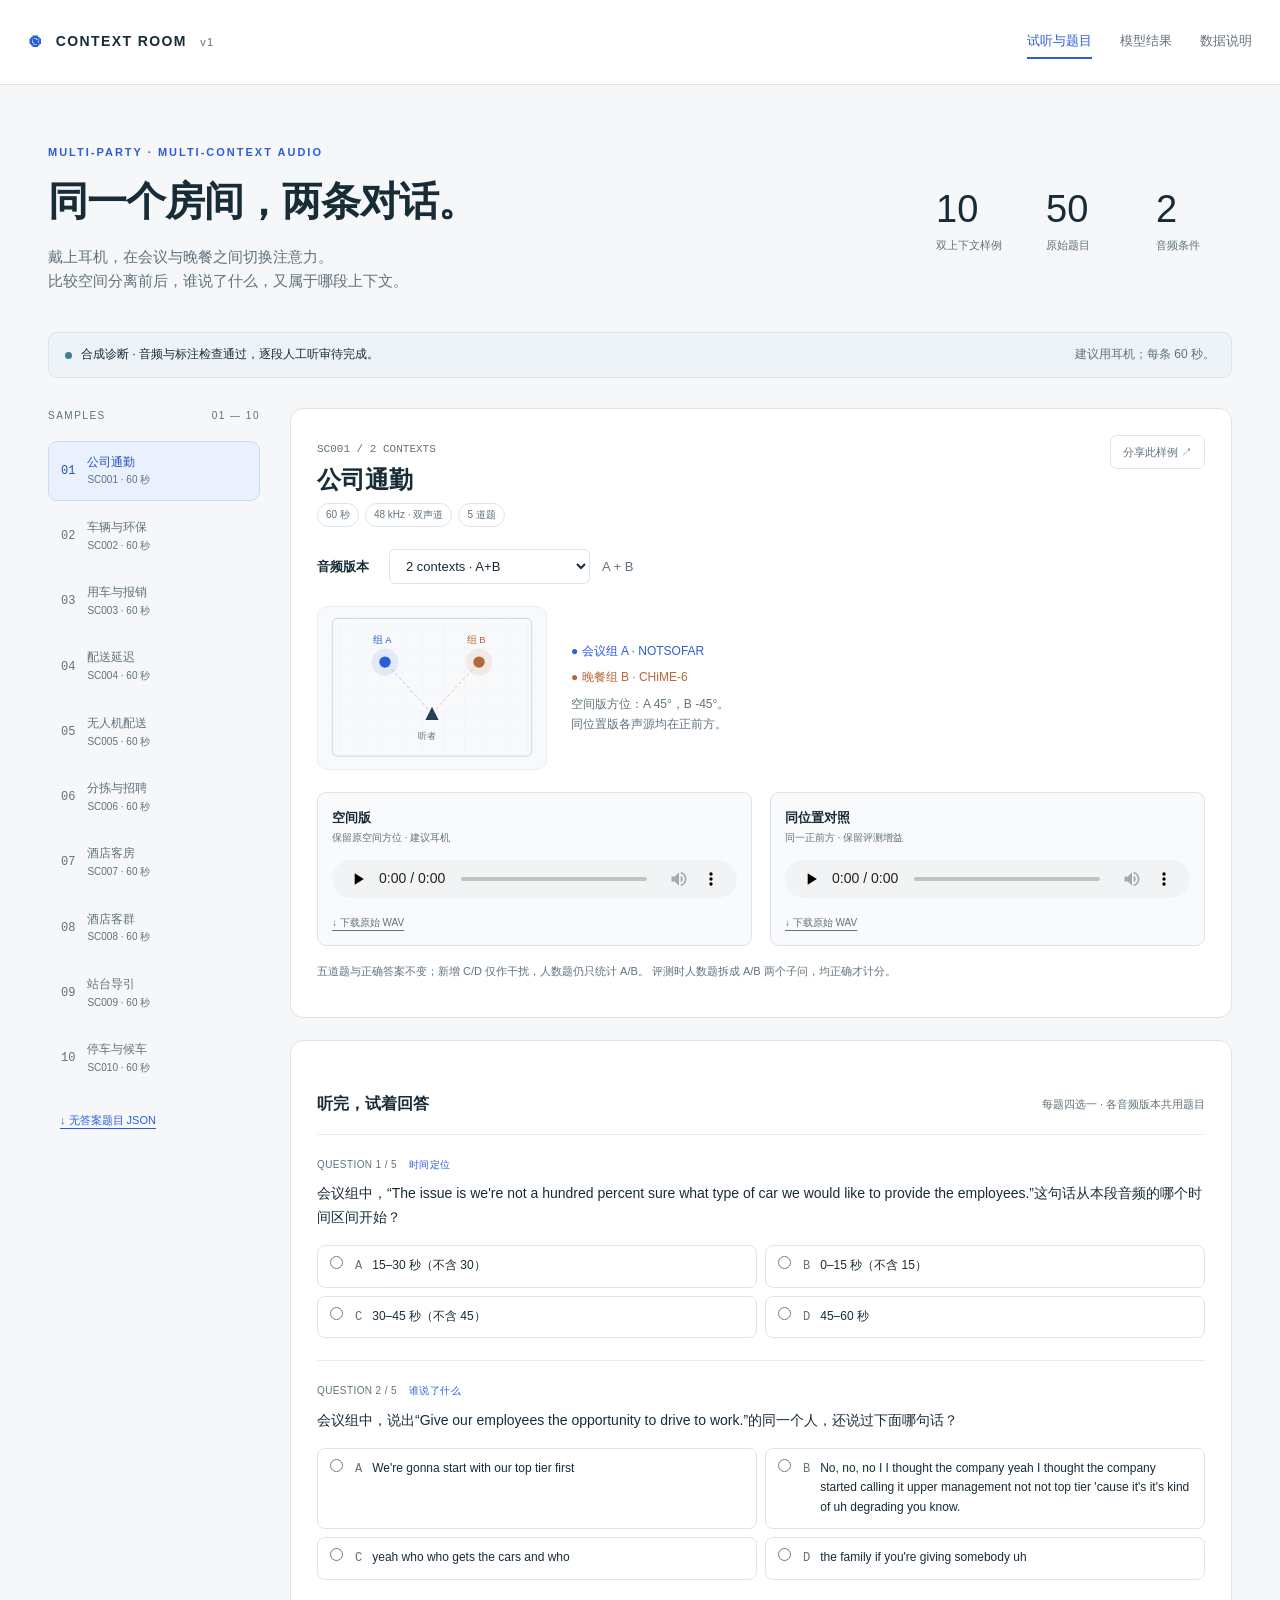
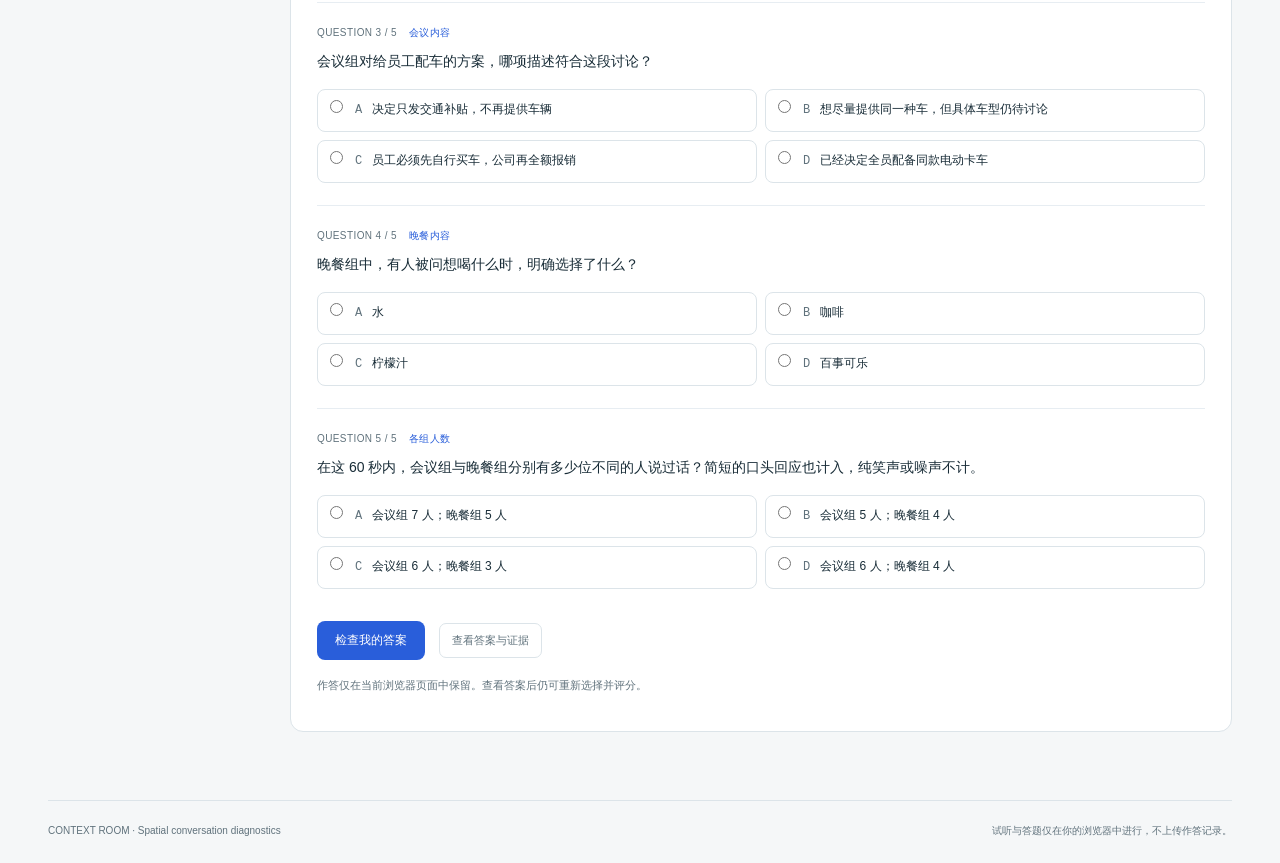
<file: index.html>
<!doctype html>
<html lang="zh-CN">
<head><meta charset="utf-8"><meta name="viewport" content="width=device-width,initial-scale=1"><meta name="description" content="固定 50 道原题，比较 1–4 context 的模型表现，提供空间版、同位置对照及逐题答案。"><title>Context Room · 双上下文音频实验</title><link rel="stylesheet" href="style.css?v=20260928-listening-v1"></head>
<body>
<header class="topbar"><a class="brand" href="#"><span class="brand-icon">◉</span> CONTEXT ROOM <span class="version">v1</span></a><nav><a href="#listen" id="nav-listen" class="active">试听与题目</a><a href="#results" id="nav-results">模型结果</a><a href="#about" id="nav-about">数据说明</a></nav></header>
<main><section class="hero"><div><p class="eyebrow">MULTI-PARTY · MULTI-CONTEXT AUDIO</p><h1>同一个房间，两条对话。</h1><p class="subtitle">戴上耳机，在会议与晚餐之间切换注意力。<br>比较空间分离前后，谁说了什么，又属于哪段上下文。</p></div><div class="stats"><div><strong>10</strong><span>双上下文样例</span></div><div><strong>50</strong><span>原始题目</span></div><div><strong>2</strong><span>音频条件</span></div></div></section>
<div class="notice"><span class="status-dot"></span>合成诊断 · 音频与标注检查通过，逐段人工听审待完成。<span>建议用耳机；每条 60 秒。</span></div>
<section id="listen-view" class="workspace"><aside><div class="section-label">SAMPLES <span>01 — 10</span></div><div id="sample-list"></div><a class="download" href="questions.json" download>↓ 无答案题目 JSON</a></aside><div id="sample-content" aria-live="polite"><p>正在载入样例…</p></div></section>
<section id="results-view" hidden><div class="section-heading"><div><p class="eyebrow">FIXED QUESTIONS · INCREASING INTERFERENCE</p><h2>1–4 context 模型结果</h2></div><label>音频条件 <select id="result-condition"><option value="spatial">空间版</option><option value="colocated">同位置对照</option></select></label></div><div id="context-ladder-results" hidden></div><details class="historical-results"><summary>历史实验、单／双 context 原报告与链路测试</summary><div class="panel"><p class="eyebrow">SINGLE-SAMPLE CONNECTIVITY</p><h2>单样本链路测试</h2><p class="fineprint">展示每个模型最新的单样本链路验证。Muse 使用本题集 SC001 空间版 60 秒音频。通过表示请求或推理链路可用，不代表答题正确；这些状态不计入下方 50 题选择题评分。</p><div id="smoke-table"></div><p class="fineprint">耗时口径：Live 为完整会话，Gemini 为请求耗时，开放模型为生成耗时；均非实时服务延迟。</p></div><div class="results-note" id="results-note"></div><div id="model-table"></div><div id="model-protocols" class="panel" hidden></div><div id="transcription-results" class="panel" hidden></div><div id="single-context-results" class="panel" hidden></div><div class="panel"><h3>样例结果</h3><div class="filters"><label>模型 <select id="result-model"></select></label><label>样例 <select id="result-sample"></select></label></div><div id="question-results"></div></div><p class="fineprint">每个条件共 50 题。完整记录 10 条音频后，以答对数除以 50；无法解析的题计为未答，有效答题数单独显示。全无有效答案时不显示准确率；未完成整轮显示“进行中”。Muse 已完成两条件转录，按 WER 单独评分，不参与选择题准确率。</p></details></section>
<section id="about-view" hidden><div class="panel prose"><p class="eyebrow">DATA & METHOD</p><h2>原始双 context 音频如何构造</h2><p>每条叠加一段 NOTSOFAR 会议与一段 CHiME-6 晚餐对话，保留各自的参与者与原始内容。每组作为一个整体声源，经 KEMAR HRTF 渲染到不同方位；对照版把两个声源放在同一正前方。</p><p>两种条件使用完全相同的片段与题目，整体 RMS 匹配。每条均为 60 秒、48 kHz、16-bit 双声道 WAV。原始录音为 16 kHz；升采样不增加原始信息。不额外叠加房间混响。</p><h3>固定原题的 1–4 context 对照</h3><p>1 context 分别播放题目所属 A 或 B；2 context 为原 A+B；3 context 加入一路朗读干扰，4 context 加入两路。各级共用原 50 题计分单元，人数题拆成 A/B 两个整数子问，两者都正确才得分。新增 C/D 只作干扰，不增加问题。</p><p>A/B 保持原来的 60 秒时间轴、增益和方位，各级不重新归一化。C/D 统一额外衰减 6.05 dB 以避免削波；空间版 3 context 的新增源在 +100°，4 context 再加 −100°；同位置版均为正前方。新增语音也增加干扰能量，因此测量的是加入这些语音来源后的表现。试听区可切换单独 A、单独 B、2、3、4 context；题目与布局共用。新增音频以无损 FLAC 提供，解码后的波形与评测 WAV 完全一致。</p><h3>五种题型</h3><p>时间定位 · 同一说话人的内容归属 · 会议内容问答 · 晚餐内容问答 · 两个上下文各自的说话人数。时间题以本段音频的起点为 0 秒，人数计入简短口头回应，不计纯笑声与噪声。</p><h3>解读结果的边界</h3><p>10 个片段配对来自 4 场 NOTSOFAR 会议和同一场 CHiME-6 S02；不是 10 场独立会话。context 表示来源音轨：A/B 为对话，C/D 为单人朗读；来源内部仍可能出现子话题。每个人没有独立空间位置；短回应在混合后是否可辨，仍需人工听审。这是诊断样例，不代表官方 benchmark 成绩。</p><p>模型需要核实音频预处理是否保留双声道。空间版输入经过转单声道的结果，应明确标记，不能作为空间理解能力的直接证据。</p><h3>来源与许可</h3><ul><li>NOTSOFAR-1：Microsoft 与数据作者，<a href="https://huggingface.co/datasets/microsoft/NOTSOFAR">数据集</a> · <a href="https://github.com/microsoft/NOTSOFAR1-Challenge/blob/main/DATA_LICENSE">CC BY 4.0</a>。</li><li>CHiME-5/6：Jon Barker、Shinji Watanabe、Emmanuel Vincent、Jan Trmal 及共同作者，<a href="https://openslr.org/150/">OpenSLR 150</a> · CC BY-SA 4.0。</li><li>新增干扰 C/D：<a href="https://www.openslr.org/12">LibriSpeech test-clean</a>，Vassil Panayotov、Guoguo Chen、Daniel Povey、Sanjeev Khudanpur，CC BY 4.0。各路为独立单人朗读，完整话语按原顺序拼接、补零到 60 秒。</li><li>空间渲染：Bill Gardner、Keith Martin，MIT Media Laboratory，1994 年 <a href="https://sound.media.mit.edu/resources/KEMAR.html">KEMAR HRTF</a>；FFmpeg sofalizer。</li></ul><p>本项目的变更包括截取、混音、响度匹配、HRTF 渲染和新增问答标注。衍生音频与本项目新增内容以 <a href="https://creativecommons.org/licenses/by-sa/4.0/">CC BY-SA 4.0</a> 分享。原始资料保留各自署名与许可。</p><div class="resource-links"><a href="ATTRIBUTION.md">署名与引用</a><a href="listening-audio.json">各 context 音频与波形哈希</a><a href="provenance.json">原始片段来源与音频哈希</a><a href="results.json">模型结果 JSON</a><a href="result-schema.json">结果接入格式</a></div></div></section>
<footer><span>CONTEXT ROOM · Spatial conversation diagnostics</span><span>试听与答题仅在你的浏览器中进行，不上传作答记录。</span></footer></main>
<script src="app.js?v=20260928-listening-v1" defer></script></body></html>
</file>
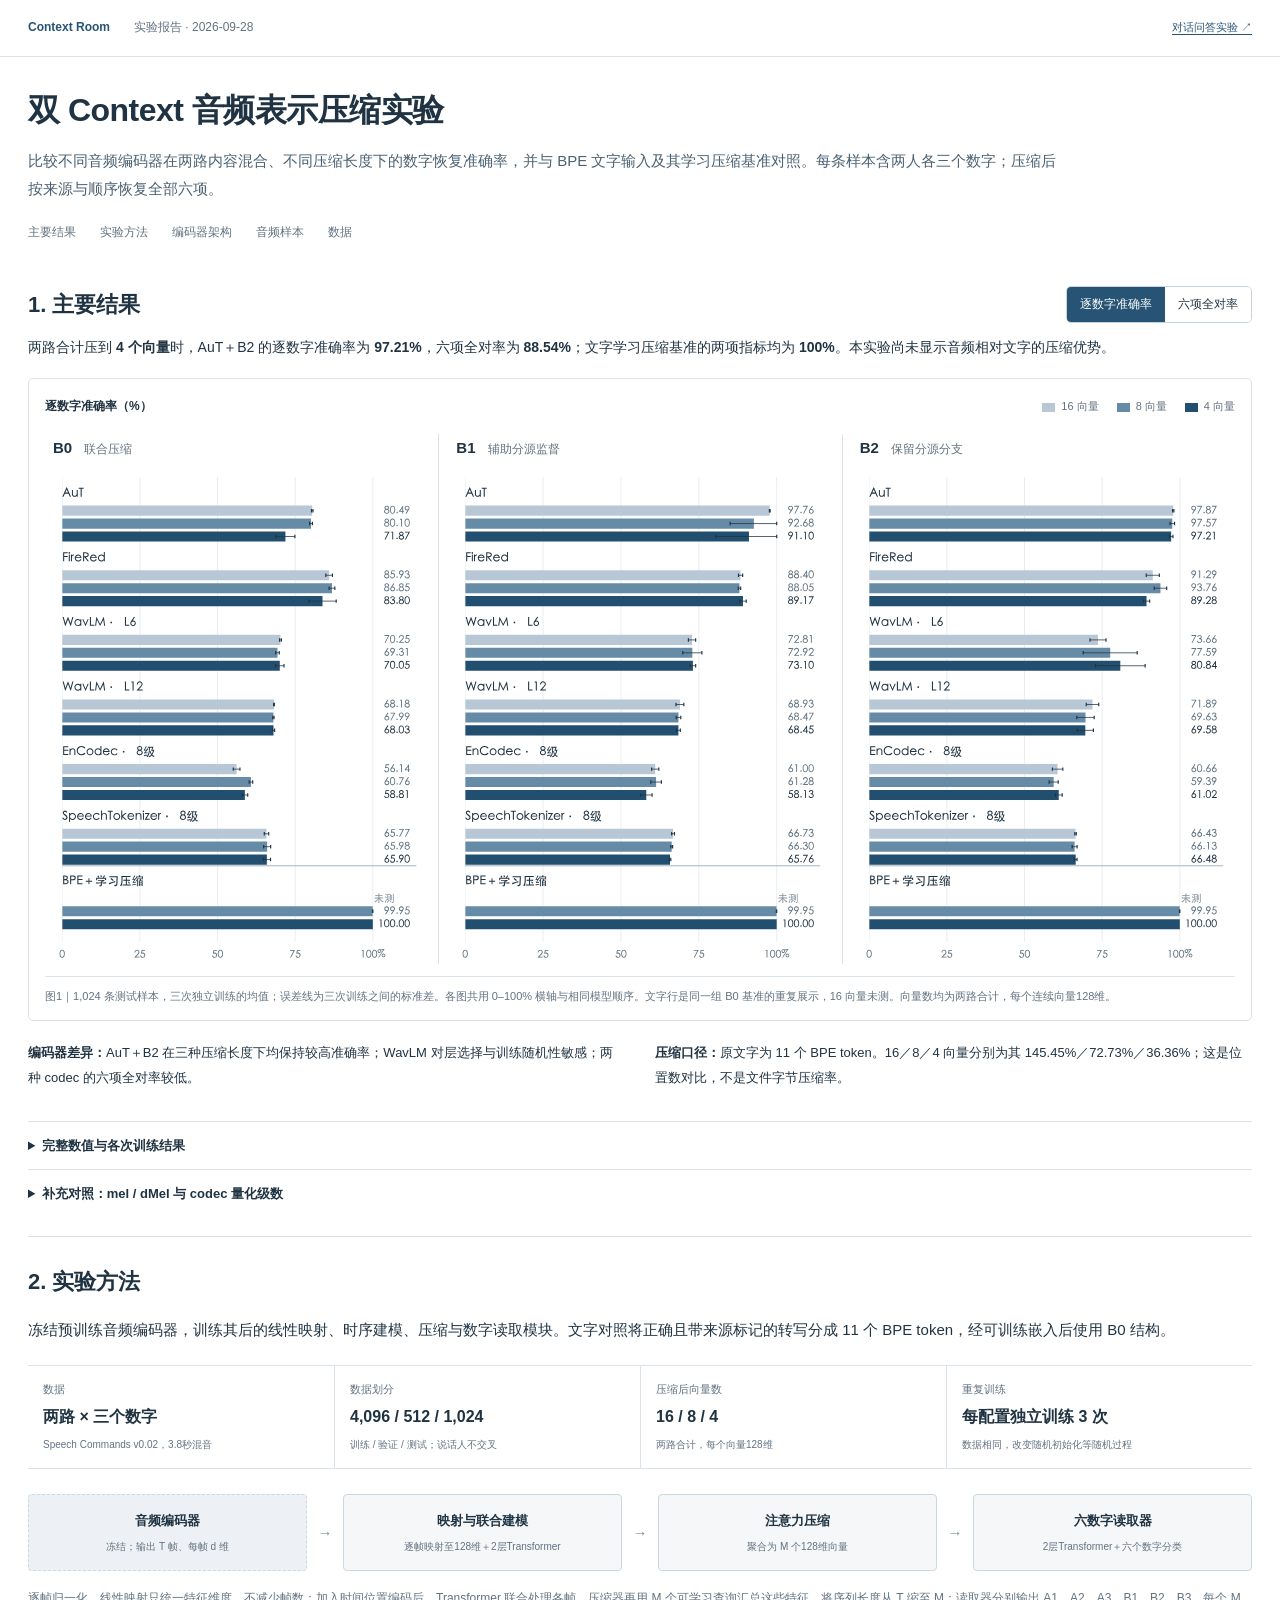
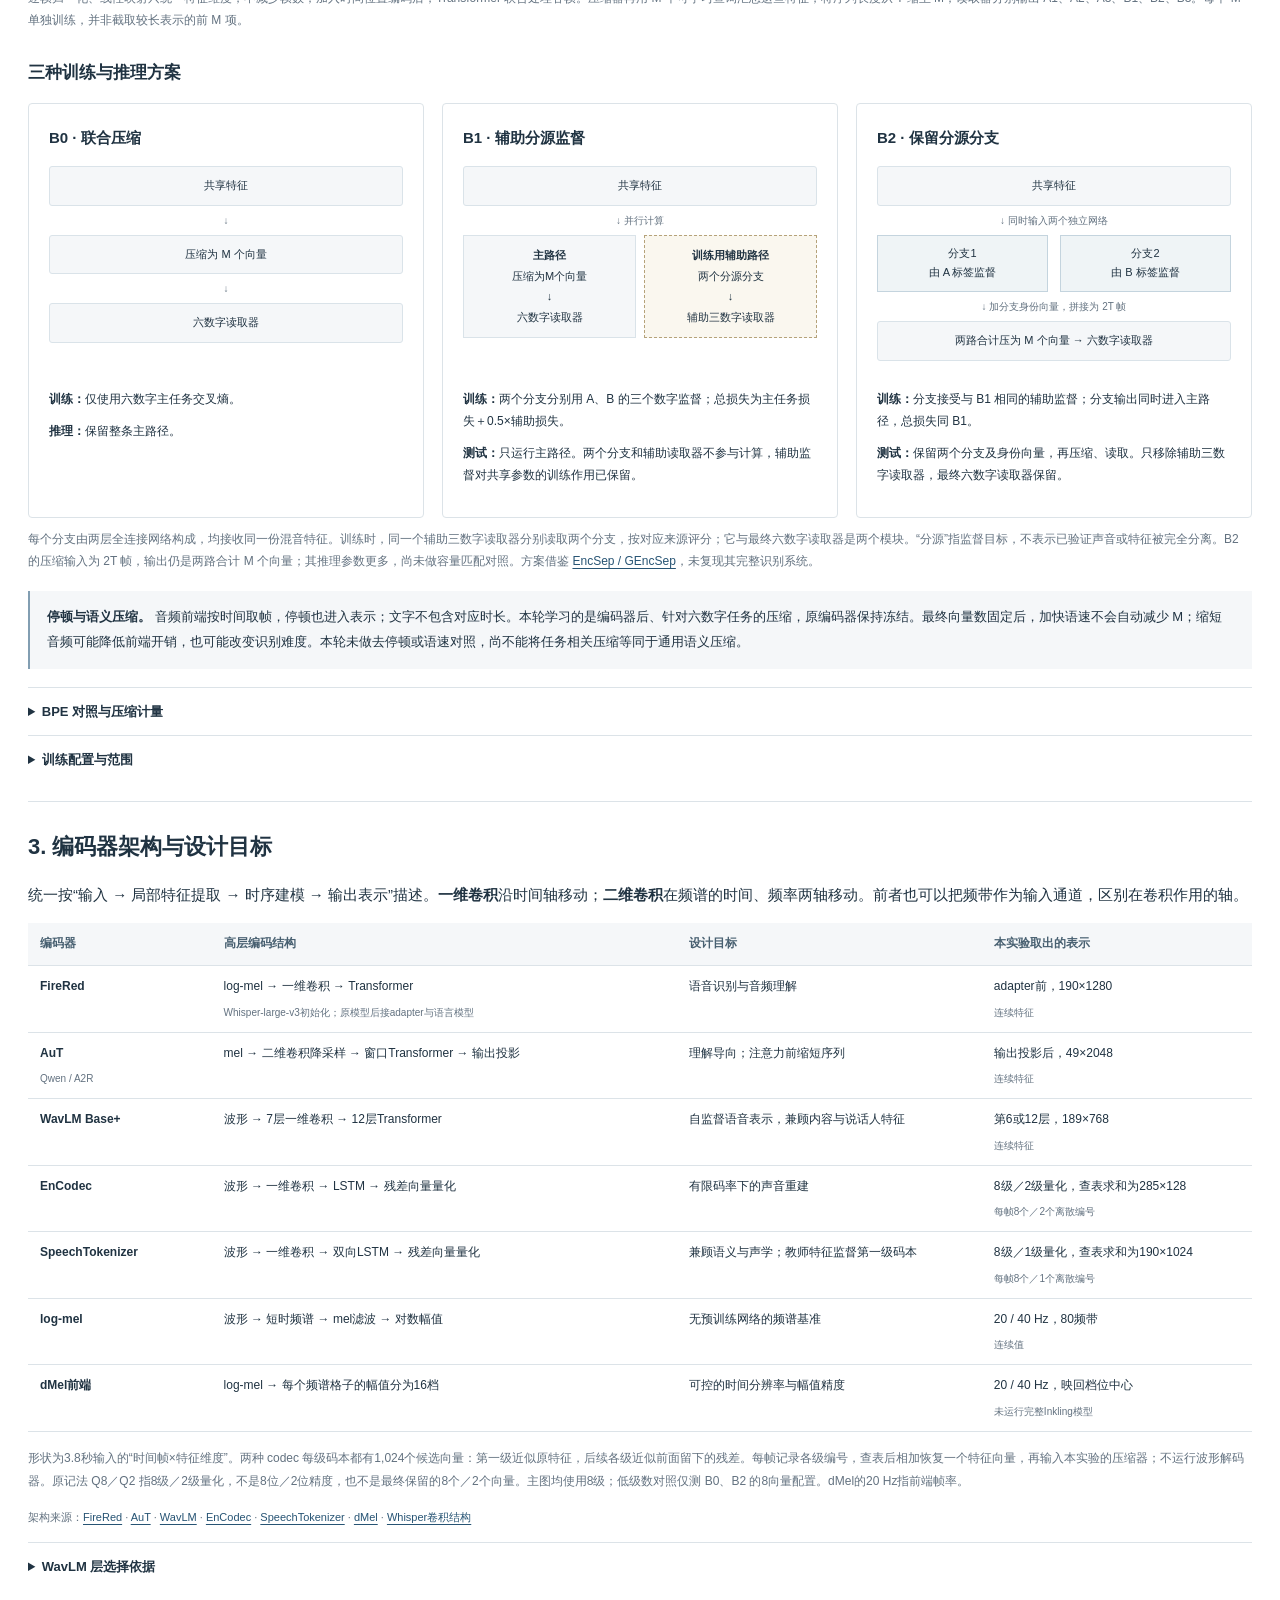
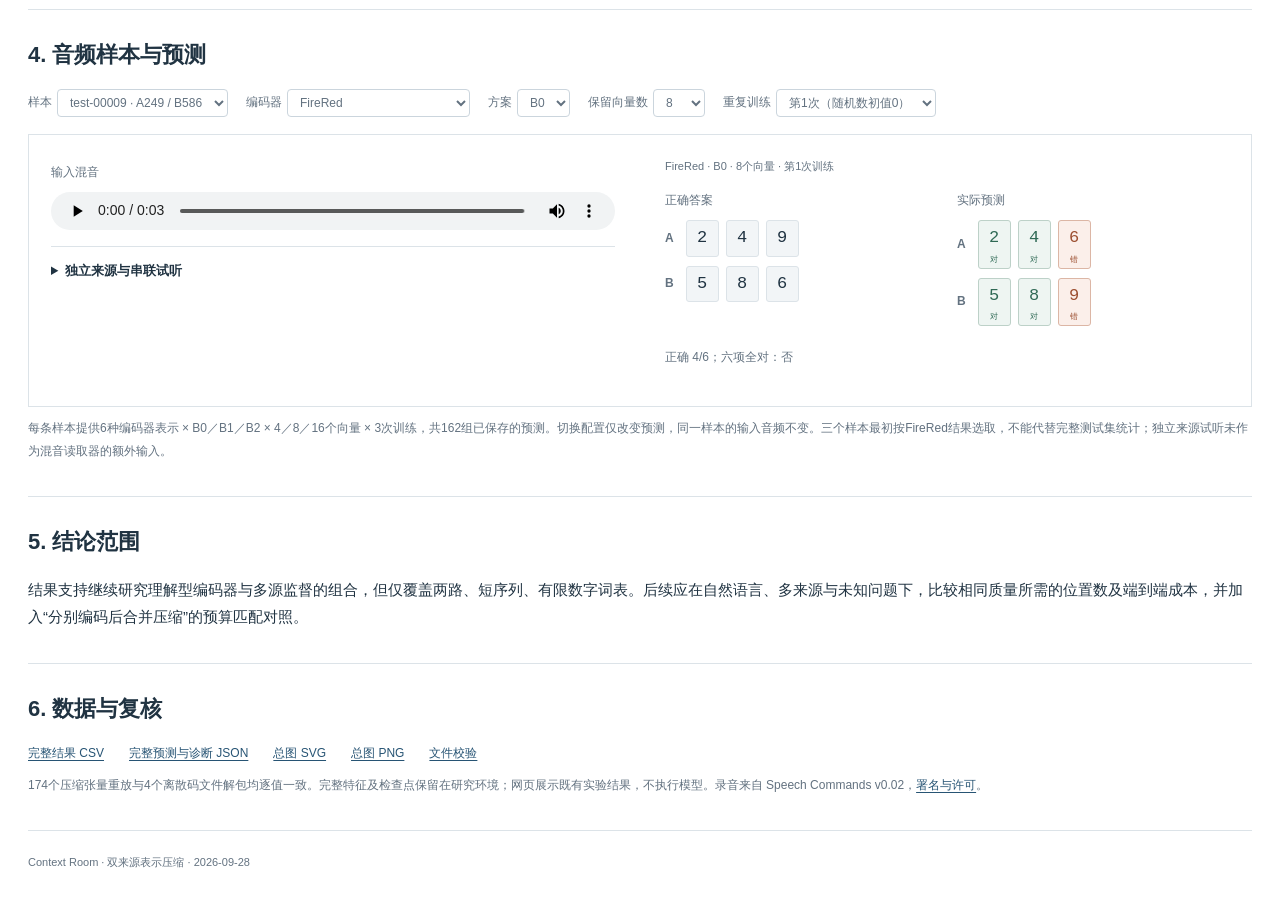
<file: audio-token-efficiency/index.html>
<!doctype html>
<html lang="zh-CN">
<head>
<meta charset="utf-8"><meta name="viewport" content="width=device-width,initial-scale=1">
<meta name="description" content="双context条件下，音频编码器在不同压缩长度上的内容恢复准确率，与BPE文字基准比较。">
<title>双 Context 音频表示压缩实验</title>
<link rel="icon" href="data:image/svg+xml,%3Csvg xmlns='http://www.w3.org/2000/svg' viewBox='0 0 40 40'%3E%3Ccircle cx='20' cy='20' r='15' fill='%23275474'/%3E%3C/svg%3E">
<link rel="stylesheet" href="style.css"><script src="data.js" defer></script><script src="app.js" defer></script>
</head>
<body>
<a class="skip" href="#results">跳到结果</a>
<header class="topbar"><a href="https://yoev.github.io/spatial-context-audio/">Context Room</a><span>实验报告 · 2026-09-28</span><a href="https://yoev.github.io/spatial-context-audio/#results">对话问答实验 ↗</a></header>
<main>
<header id="overview" class="report-header">
<h1>双 Context 音频表示压缩实验</h1>
<p class="abstract">比较不同音频编码器在两路内容混合、不同压缩长度下的数字恢复准确率，并与 BPE 文字输入及其学习压缩基准对照。每条样本含两人各三个数字；压缩后按来源与顺序恢复全部六项。</p>
<nav aria-label="报告目录"><a href="#results">主要结果</a><a href="#pipeline">实验方法</a><a href="#architectures">编码器架构</a><a href="#task">音频样本</a><a href="#evidence">数据</a></nav>
</header>

<section id="results">
<div class="section-title"><h2>1. 主要结果</h2><div class="metric-switch" role="group" aria-label="选择评价指标"><button data-metric="digit_accuracy" aria-pressed="true">逐数字准确率</button><button data-metric="all_labeled_correct" aria-pressed="false">六项全对率</button></div></div>
<p class="result-summary">两路合计压到 <strong>4 个向量</strong>时，AuT＋B2 的逐数字准确率为 <strong>97.21%</strong>，六项全对率为 <strong>88.54%</strong>；文字学习压缩基准的两项指标均为 <strong>100%</strong>。本实验尚未显示音频相对文字的压缩优势。</p>
<figure class="main-figure">
<div class="figure-head"><span id="metric-heading">逐数字准确率（%）</span><div class="legend"><span><i class="budget16"></i>16 向量</span><span><i class="budget8"></i>8 向量</span><span><i class="budget4"></i>4 向量</span></div></div>
<div class="bar-panels">
<div><h3>B0 <span>联合压缩</span></h3><img id="chart-B0" src="bars-digit_accuracy-B0.svg" alt="B0联合压缩：各编码器在16、8、4个向量的逐数字准确率"></div>
<div><h3>B1 <span>辅助分源监督</span></h3><img id="chart-B1" src="bars-digit_accuracy-B1.svg" alt="B1辅助分源监督：各编码器在16、8、4个向量的逐数字准确率"></div>
<div><h3>B2 <span>保留分源分支</span></h3><img id="chart-B2" src="bars-digit_accuracy-B2.svg" alt="B2保留分源分支：各编码器在16、8、4个向量的逐数字准确率"></div>
</div>
<figcaption>图1｜1,024 条测试样本，三次独立训练的均值；误差线为三次训练之间的标准差。各图共用 0–100% 横轴与相同模型顺序。文字行是同一组 B0 基准的重复展示，16 向量未测。向量数均为两路合计，每个连续向量128维。</figcaption>
</figure>
<div class="result-notes"><p><strong>编码器差异：</strong>AuT＋B2 在三种压缩长度下均保持较高准确率；WavLM 对层选择与训练随机性敏感；两种 codec 的六项全对率较低。</p><p><strong>压缩口径：</strong>原文字为 11 个 BPE token。16／8／4 向量分别为其 145.45%／72.73%／36.36%；这是位置数对比，不是文件字节压缩率。</p></div>
<details><summary>完整数值与各次训练结果</summary><div class="table-wrap"><table id="results-table"><caption>三次训练均值（%）</caption><thead></thead><tbody></tbody></table></div><p class="small">逐数字准确率按六个带来源的位置计分；六项全对率要求整条样本全部正确。每个编码器、方案和压缩长度分别训练，曲线不必单调。</p><div class="filters"><label>方案 <select id="seed-mode"><option>B0</option><option>B1</option><option selected>B2</option></select></label><label>保留向量数 <select id="seed-budget"><option>16</option><option>8</option><option selected>4</option></select></label></div><div class="table-wrap"><table id="seeds-table"><thead><tr><th>表示</th><th>第1次（初值0）</th><th>第2次（初值1）</th><th>第3次（初值2）</th></tr></thead><tbody></tbody></table></div></details>
<details><summary>补充对照：mel / dMel 与 codec 量化级数</summary><p class="small">表内为“逐数字准确率／六项全对率”，均为三次训练均值。mel / dMel 仅测 B0；量化级数控制原生离散码率，与最终保留向量数独立。</p><div class="table-wrap"><table id="mel-table"><thead><tr><th>B0 前端</th><th>16 向量</th><th>8 向量</th><th>4 向量</th></tr></thead><tbody></tbody></table></div><div class="table-wrap"><table id="codec-table"><thead><tr><th>Codec</th><th>原生码率</th><th>B0 · 8向量</th><th>B2 · 8向量</th></tr></thead><tbody></tbody></table></div></details>
</section>

<section id="pipeline">
<h2>2. 实验方法</h2>
<p>冻结预训练音频编码器，训练其后的线性映射、时序建模、压缩与数字读取模块。文字对照将正确且带来源标记的转写分成 11 个 BPE token，经可训练嵌入后使用 B0 结构。</p>
<div class="protocol"><div><span>数据</span><strong>两路 × 三个数字</strong><small>Speech Commands v0.02，3.8秒混音</small></div><div><span>数据划分</span><strong>4,096 / 512 / 1,024</strong><small>训练 / 验证 / 测试；说话人不交叉</small></div><div><span>压缩后向量数</span><strong>16 / 8 / 4</strong><small>两路合计，每个向量128维</small></div><div><span>重复训练</span><strong>每配置独立训练 3 次</strong><small>数据相同，改变随机初始化等随机过程</small></div></div>
<div class="pipeline" aria-label="B0 音频路径；B1与B2的差异见下方"><div class="frozen"><b>音频编码器</b><small>冻结；输出 T 帧、每帧 d 维</small></div><span>→</span><div><b>映射与联合建模</b><small>逐帧映射至128维＋2层Transformer</small></div><span>→</span><div><b>注意力压缩</b><small>聚合为 M 个128维向量</small></div><span>→</span><div><b>六数字读取器</b><small>2层Transformer＋六个数字分类</small></div></div>
<p class="small">逐帧归一化、线性映射只统一特征维度，不减少帧数；加入时间位置编码后，Transformer 联合处理各帧。压缩器再用 M 个可学习查询汇总这些特征，将序列长度从 T 缩至 M；读取器分别输出 A1、A2、A3、B1、B2、B3。每个 M 单独训练，并非截取较长表示的前 M 项。</p>
<h3>三种训练与推理方案</h3>
<div class="methods-grid">
<article class="method"><h4>B0 · 联合压缩</h4><div class="method-flow"><div>共享特征</div><span>↓</span><div>压缩为 M 个向量</div><span>↓</span><div>六数字读取器</div></div><p><strong>训练：</strong>仅使用六数字主任务交叉熵。</p><p><strong>推理：</strong>保留整条主路径。</p></article>
<article class="method"><h4>B1 · 辅助分源监督</h4><div class="method-flow"><div>共享特征</div><span>↓ 并行计算</span><div class="training-branches"><div><b>主路径</b><br>压缩为M个向量<br>↓<br>六数字读取器</div><div class="aux"><b>训练用辅助路径</b><br>两个分源分支<br>↓<br>辅助三数字读取器</div></div></div><p><strong>训练：</strong>两个分支分别用 A、B 的三个数字监督；总损失为主任务损失＋0.5×辅助损失。</p><p><strong>测试：</strong>只运行主路径。两个分支和辅助读取器不参与计算，辅助监督对共享参数的训练作用已保留。</p></article>
<article class="method"><h4>B2 · 保留分源分支</h4><div class="method-flow"><div>共享特征</div><span>↓ 同时输入两个独立网络</span><div class="branches"><span>分支1<br>由 A 标签监督</span><span>分支2<br>由 B 标签监督</span></div><span>↓ 加分支身份向量，拼接为 2T 帧</span><div>两路合计压为 M 个向量 → 六数字读取器</div></div><p><strong>训练：</strong>分支接受与 B1 相同的辅助监督；分支输出同时进入主路径，总损失同 B1。</p><p><strong>测试：</strong>保留两个分支及身份向量，再压缩、读取。只移除辅助三数字读取器，最终六数字读取器保留。</p></article>
</div>
<p class="small">每个分支由两层全连接网络构成，均接收同一份混音特征。训练时，同一个辅助三数字读取器分别读取两个分支，按对应来源评分；它与最终六数字读取器是两个模块。“分源”指监督目标，不表示已验证声音或特征被完全分离。B2 的压缩输入为 2T 帧，输出仍是两路合计 M 个向量；其推理参数更多，尚未做容量匹配对照。方案借鉴 <a href="https://arxiv.org/html/2409.00815v3#S3">EncSep / GEncSep</a>，未复现其完整识别系统。</p>
<div class="scope-note"><strong>停顿与语义压缩。</strong> 音频前端按时间取帧，停顿也进入表示；文字不包含对应时长。本轮学习的是编码器后、针对六数字任务的压缩，原编码器保持冻结。最终向量数固定后，加快语速不会自动减少 M；缩短音频可能降低前端开销，也可能改变识别难度。本轮未做去停顿或语速对照，尚不能将任务相关压缩等同于通用语义压缩。</div>
<details id="compression"><summary>BPE 对照与压缩计量</summary><p>BPE 按训练语料中的合并规则，把文字切成词表片段并记录编号，可逆恢复原文字。本轮进一步对编号的嵌入做学习压缩。图中的文字结果指“BPE＋学习压缩”，并非BPE本身将11个编号变成4个编号。</p><p>未学习压缩的11个文字位置在单次训练对照中两项指标均为100%。文字已获得正确内容与来源；音频还承担识别与混叠处理，因此这里是任务级基准。</p><p class="formula">位置保留比例 = M / 11；连续载荷 = M × 128 × 32 bit；离散码载荷 = 帧数 × 码本数 × log₂(词表大小) bit。</p><p>4个128维float32向量为2 KiB，11个uint32 BPE编号为44字节，均不含共享模型或词表。本实验未测完整语言模型的成本。</p></details>
<details><summary>训练配置与范围</summary><p>AdamW，学习率5×10⁻⁴，batch 64，最多40轮；共享模块与读取器宽度128，注意力4头。每种配置使用随机数初值0、1、2重复训练，改变参数初始化、批次顺序与训练中的随机失活，数据划分不变；每次按验证集选检查点，再在同一测试集评分。图中报告三次训练的均值与标准差。</p><p>录音文件、说话人与完整六数字组合在划分间隔离。A首项先起播，B首项晚0.6秒，后两项同时起播；有效发声重叠中位数约31.9%。五组独立编码器权重，WavLM比较两个层；Qwen/A2R固定版本的525个音频塔张量逐值相同，合并报告。全部新增训练结束后统一评分；该测试集在较早实验已被查看，结果属于探索性比较。</p></details>
</section>

<section id="architectures">
<h2>3. 编码器架构与设计目标</h2>
<p>统一按“输入 → 局部特征提取 → 时序建模 → 输出表示”描述。<strong>一维卷积</strong>沿时间轴移动；<strong>二维卷积</strong>在频谱的时间、频率两轴移动。前者也可以把频带作为输入通道，区别在卷积作用的轴。</p>
<div class="table-wrap"><table class="encoder-table"><thead><tr><th>编码器</th><th>高层编码结构</th><th>设计目标</th><th>本实验取出的表示</th></tr></thead><tbody>
<tr><th>FireRed</th><td>log-mel → 一维卷积 → Transformer<small>Whisper-large-v3初始化；原模型后接adapter与语言模型</small></td><td>语音识别与音频理解</td><td>adapter前，190×1280<small>连续特征</small></td></tr>
<tr><th>AuT<br><small>Qwen / A2R</small></th><td>mel → 二维卷积降采样 → 窗口Transformer → 输出投影</td><td>理解导向；注意力前缩短序列</td><td>输出投影后，49×2048<small>连续特征</small></td></tr>
<tr><th>WavLM Base+</th><td>波形 → 7层一维卷积 → 12层Transformer</td><td>自监督语音表示，兼顾内容与说话人特征</td><td>第6或12层，189×768<small>连续特征</small></td></tr>
<tr><th>EnCodec</th><td>波形 → 一维卷积 → LSTM → 残差向量量化</td><td>有限码率下的声音重建</td><td>8级／2级量化，查表求和为285×128<small>每帧8个／2个离散编号</small></td></tr>
<tr><th>SpeechTokenizer</th><td>波形 → 一维卷积 → 双向LSTM → 残差向量量化</td><td>兼顾语义与声学；教师特征监督第一级码本</td><td>8级／1级量化，查表求和为190×1024<small>每帧8个／1个离散编号</small></td></tr>
<tr><th>log-mel</th><td>波形 → 短时频谱 → mel滤波 → 对数幅值</td><td>无预训练网络的频谱基准</td><td>20 / 40 Hz，80频带<small>连续值</small></td></tr>
<tr><th>dMel前端</th><td>log-mel → 每个频谱格子的幅值分为16档</td><td>可控的时间分辨率与幅值精度</td><td>20 / 40 Hz，映回档位中心<small>未运行完整Inkling模型</small></td></tr>
</tbody></table></div>
<p class="small">形状为3.8秒输入的“时间帧×特征维度”。两种 codec 每级码本都有1,024个候选向量：第一级近似原特征，后续各级近似前面留下的残差。每帧记录各级编号，查表后相加恢复一个特征向量，再输入本实验的压缩器；不运行波形解码器。原记法 Q8／Q2 指8级／2级量化，不是8位／2位精度，也不是最终保留的8个／2个向量。主图均使用8级；低级数对照仅测 B0、B2 的8向量配置。dMel的20 Hz指前端帧率。</p>
<p class="references">架构来源：<a href="https://arxiv.org/html/2608.24168#S2.SS2.SSS1">FireRed</a> · <a href="https://arxiv.org/html/2509.17765v1#S2.SS2">AuT</a> · <a href="https://arxiv.org/html/2110.13900v2#S4">WavLM</a> · <a href="https://github.com/facebookresearch/encodec/blob/main/encodec/modules/seanet.py">EnCodec</a> · <a href="https://arxiv.org/html/2308.16692v2#S3">SpeechTokenizer</a> · <a href="https://arxiv.org/html/2407.15835v2">dMel</a> · <a href="https://github.com/openai/whisper/blob/main/whisper/model.py">Whisper卷积结构</a></p>
<details id="wavlm"><summary>WavLM 层选择依据</summary><p>第12层为常规末层输出，第6层为预设中间诊断点。保留原生帧时，第6／12层的验证逐数字准确率为88.02%／76.40%，据此在新增测试评分前追加第6层的完整压缩长度实验。</p><p>两层输出形状相同，选层不减少位置数。第6层B2在4向量的测试均值为80.84%，三次训练范围73.70%–89.49%；未扫描全部层，不能据此认定第6层最优。</p></details>
</section>

<section id="task">
<h2>4. 音频样本与预测</h2>
<div class="filters"><label>样本 <select id="example-select"><option value="test-00009">test-00009 · A249 / B586</option><option value="test-00000">test-00000 · A853 / B513</option><option value="test-00005">test-00005 · A620 / B648</option></select></label><label>编码器 <select id="example-model"></select></label><label>方案 <select id="example-mode"><option>B0</option><option>B1</option><option>B2</option></select></label><label>保留向量数 <select id="example-budget"><option>4</option><option selected>8</option><option>16</option></select></label><label>重复训练 <select id="example-seed"><option value="0">第1次（随机数初值0）</option><option value="1">第2次（随机数初值1）</option><option value="2">第3次（随机数初值2）</option></select></label></div>
<div class="example-grid"><div><label for="audio-mix">输入混音</label><audio id="audio-mix" controls preload="metadata"></audio><details><summary>独立来源与串联试听</summary><label for="audio-a">来源 A</label><audio id="audio-a" controls preload="none"></audio><label for="audio-b">来源 B</label><audio id="audio-b" controls preload="none"></audio><label for="audio-walk">A → B → 混音</label><audio id="audio-walk" controls preload="none"></audio></details></div><div id="example-answer" aria-live="polite"></div></div>
<p class="small">每条样本提供6种编码器表示 × B0／B1／B2 × 4／8／16个向量 × 3次训练，共162组已保存的预测。切换配置仅改变预测，同一样本的输入音频不变。三个样本最初按FireRed结果选取，不能代替完整测试集统计；独立来源试听未作为混音读取器的额外输入。</p>
</section>
<section id="next"><h2>5. 结论范围</h2><p>结果支持继续研究理解型编码器与多源监督的组合，但仅覆盖两路、短序列、有限数字词表。后续应在自然语言、多来源与未知问题下，比较相同质量所需的位置数及端到端成本，并加入“分别编码后合并压缩”的预算匹配对照。</p></section>
<section id="evidence"><h2>6. 数据与复核</h2><div class="downloads"><a href="curves.csv">完整结果 CSV</a><a href="data.json">完整预测与诊断 JSON</a><a id="figure-download" href="bars-digit_accuracy.svg">总图 SVG</a><a id="figure-png" href="bars-digit_accuracy.png">总图 PNG</a><a href="manifest.json">文件校验</a></div><p class="small">174个压缩张量重放与4个离散码文件解包均逐值一致。完整特征及检查点保留在研究环境；网页展示既有实验结果，不执行模型。录音来自 Speech Commands v0.02，<a href="ATTRIBUTION.md">署名与许可</a>。</p></section>
<footer>Context Room · 双来源表示压缩 · 2026-09-28</footer>
</main>
<noscript><p>结果总图可直接阅读；切换指标与样本需要JavaScript。完整数值见 <a href="curves.csv">CSV</a>。</p></noscript>
</body></html>
</file>
<file: style.css>
:root{--ink:#182c37;--muted:#60727c;--blue:#295eda;--line:#dce4e9;--paper:#fff;--bg:#f5f7f8;--orange:#b7683b}*{box-sizing:border-box}body{margin:0;background:var(--bg);color:var(--ink);font:15px/1.65 -apple-system,BlinkMacSystemFont,"Segoe UI","PingFang SC",sans-serif}a{color:var(--blue);text-underline-offset:4px}button,input,select{font:inherit}button,a,input,select,summary{touch-action:manipulation}button{cursor:pointer}button:focus-visible,a:focus-visible,select:focus-visible{outline:3px solid #75a4ff;outline-offset:3px}[hidden]{display:none!important}.topbar{background:#fff;border-bottom:1px solid var(--line);display:flex;justify-content:space-between;align-items:center;padding:22px max(28px,calc((100vw - 1240px)/2));gap:24px}.brand{font-size:14px;font-weight:750;letter-spacing:1.4px;text-decoration:none;color:var(--ink);white-space:nowrap}.brand-icon{font-size:24px;vertical-align:middle;color:var(--blue);margin-right:9px}.version{color:var(--muted);font-size:11px;font-weight:400;margin-left:8px}nav{display:flex;gap:28px}nav a{font-size:13px;color:var(--muted);text-decoration:none;padding:5px 0}nav a.active{color:var(--blue);border-bottom:2px solid var(--blue)}main{max-width:1240px;margin:auto;padding:0 28px}.hero{padding:58px 0 38px;display:flex;align-items:center;justify-content:space-between;gap:40px}.eyebrow{color:var(--blue);letter-spacing:2px;font-size:11px;font-weight:700;margin:0 0 14px}h1{font-weight:650;font-size:40px;letter-spacing:-1px;line-height:1.3;margin:0 0 18px}.subtitle{color:var(--muted);font-size:15px;margin:0}.stats{display:flex;gap:34px}.stats div{display:flex;flex-direction:column;min-width:76px}.stats strong{font-size:38px;font-weight:500;line-height:1.4}.stats span{font-size:11px;color:var(--muted)}.notice{border:1px solid #dbe5eb;border-radius:9px;background:#edf3f7;padding:12px 16px;font-size:12px;display:flex;gap:9px;align-items:center;margin-bottom:30px}.notice>span:last-child{margin-left:auto;color:var(--muted)}.status-dot{width:7px;height:7px;background:#407d8f;border-radius:50%;flex-shrink:0}.workspace{display:grid;grid-template-columns:212px minmax(0,1fr);gap:30px}aside{align-self:start;position:sticky;top:24px}.section-label{font-size:10px;letter-spacing:1.5px;color:var(--muted);display:flex;justify-content:space-between;margin:0 0 16px}#sample-list{display:flex;flex-direction:column;gap:5px}.sample-button{border:1px solid transparent;background:none;border-radius:9px;display:flex;text-align:left;align-items:center;width:100%;padding:11px 12px;gap:12px;color:var(--muted)}.sample-button:hover{background:#edf1f4}.sample-button.selected{border-color:#ccdafa;background:#eaf0fd;color:#234fbd}.sample-number{font:12px ui-monospace,monospace}.sample-name{font-size:12px;font-weight:550}.sample-button small{display:block;color:var(--muted);font-size:10px;font-weight:400}.download{font-size:11px;display:block;margin:22px 12px}.panel{background:var(--paper);border:1px solid var(--line);border-radius:13px;padding:26px;margin-bottom:22px}.sample-header{display:flex;align-items:start;justify-content:space-between;gap:12px}.sample-header h2{font-size:24px;line-height:1.3;margin:4px 0 8px;font-weight:600}.sample-id{font:11px ui-monospace,monospace;color:var(--muted)}.tags{display:flex;gap:6px;flex-wrap:wrap;margin-top:8px}.tag{font-size:10px;padding:3px 8px;border:1px solid var(--line);border-radius:20px;color:var(--muted)}.share-btn,.secondary{border:1px solid var(--line);border-radius:7px;background:white;color:var(--muted);padding:7px 12px;font-size:11px}.room-row{display:grid;grid-template-columns:230px 1fr;gap:24px;align-items:center;margin:22px 0}.room{background:#f7f9fb;border:1px solid #e8eef3;border-radius:10px;width:230px}.room-copy p{font-size:12px;color:var(--muted);margin:7px 0}.legend-a{color:var(--blue);font-weight:650}.legend-b{color:var(--orange);font-weight:650}.players{display:grid;grid-template-columns:1fr 1fr;gap:18px}.player{padding:14px;background:#f8fafc;border:1px solid var(--line);border-radius:9px}.player h3{font-size:13px;margin:0 0 2px}.player p{font-size:10px;color:var(--muted);margin:0 0 13px}.player audio{width:100%;height:38px}.player a{font-size:10px;display:block;margin-top:9px;color:var(--muted)}.section-heading{display:flex;align-items:center;justify-content:space-between;gap:20px;margin:30px 0 18px}.section-heading h2{font-size:24px;margin:0}.questions-top{display:flex;justify-content:space-between;align-items:center;margin:24px 0 16px}.questions-top h3{margin:0;font-size:16px}.questions-top small{font-size:11px;color:var(--muted)}.question{border-top:1px solid #e7edf2;padding:22px 0}.question:last-of-type{padding-bottom:12px}.q-meta{font-size:10px;color:var(--muted);letter-spacing:.4px;display:flex;gap:12px}.q-type{color:var(--blue)}.q-text{font-size:14px;line-height:1.7;margin:9px 0 15px;overflow-wrap:anywhere}.options{display:grid;grid-template-columns:1fr 1fr;gap:8px}.option{display:flex;align-items:baseline;gap:10px;padding:10px 12px;border:1px solid var(--line);border-radius:8px;font-size:12px;cursor:pointer;line-height:1.65;overflow-wrap:anywhere}.option:has(input:checked){background:#eef3ff;border-color:#6990e8}.option input{accent-color:var(--blue);margin:0 2px 0 0}.letter{color:var(--muted);font-family:ui-monospace,monospace}.option.correct{border-color:#91b8a5;background:#eff8f3}.option.wrong{border-color:#d8a6a6;background:#fff4f4}.evidence{margin-top:12px;background:#f6f8fb;border-radius:8px;padding:10px 13px;font-size:12px}.evidence summary{cursor:pointer;color:#486576}.evidence p{font-size:11px;border-top:1px solid var(--line);padding-top:9px}.evidence small{color:var(--muted);font-size:10px}.quiz-actions{display:flex;align-items:center;gap:14px;padding-top:20px}.primary{background:var(--blue);color:white;border:0;border-radius:8px;padding:10px 18px;font-size:12px}.score{font-size:12px;color:var(--muted)}.note{font-size:11px;color:var(--muted);margin-top:16px}.results-note{padding:18px 22px;background:#edf3f8;border:1px solid var(--line);border-radius:10px;margin-bottom:20px;font-size:13px}.table-wrap{overflow:auto;background:white;border:1px solid var(--line);border-radius:12px;margin-bottom:26px}table{border-collapse:collapse;width:100%;font-size:12px;white-space:nowrap}th,td{text-align:left;padding:15px 19px;border-bottom:1px solid #e8edf1}th{font-size:10px;font-weight:550;color:var(--muted);background:#f9fbfc}tbody tr:last-child td{border-bottom:0}td small{display:block;color:var(--muted);font-size:10px}.pill{display:inline-block;background:#eff2f5;border:1px solid #dfe6eb;border-radius:20px;font-size:10px;padding:3px 9px;color:var(--muted)}.filters{display:flex;gap:22px;flex-wrap:wrap;margin:20px 0}label select,select{margin-left:8px;border:1px solid var(--line);border-radius:6px;padding:6px 12px;background:white;color:var(--ink);max-width:360px}.filters label,.section-heading label{font-size:12px;color:var(--muted)}.empty{padding:36px 20px;text-align:center;border:1px dashed #cbd8e0;border-radius:10px;color:var(--muted)}.empty strong{display:block;font-size:14px;font-weight:500;margin-bottom:8px}.empty p{font-size:12px;margin:0}.fineprint{font-size:11px;color:var(--muted)}.prose{max-width:890px;margin:30px auto}.prose h2{font-size:26px}.prose h3{font-size:17px;margin-top:26px}.prose p,.prose li{font-size:13px;line-height:1.95;color:#4b606d}.resource-links{display:flex;gap:22px;flex-wrap:wrap;font-size:12px;margin-top:24px}footer{border-top:1px solid var(--line);display:flex;justify-content:space-between;gap:20px;margin:46px 0 0;padding:22px 0 32px;font-size:10px;color:var(--muted)}.error{padding:26px;background:#fff3ee;border:1px solid #efbdab;border-radius:10px}button:disabled{opacity:.55;cursor:default}@media(max-width:950px){h1{font-size:32px}.stats{gap:20px}.stats strong{font-size:30px}.workspace{grid-template-columns:165px minmax(0,1fr);gap:20px}.room-row{grid-template-columns:180px 1fr;gap:16px}.room{width:180px}.options{grid-template-columns:1fr}.notice{flex-wrap:wrap}.notice>span:last-child{margin-left:16px}.panel{padding:22px}}@media(max-width:680px){.topbar{padding:16px 20px;flex-wrap:wrap;gap:14px}nav{gap:25px}main{padding:0 18px}.hero{display:block;padding-top:34px}.stats{margin-top:26px;gap:40px}.stats div{min-width:50px}.stats strong{font-size:27px}.workspace{display:block}aside{position:static;margin-bottom:18px}#sample-list{display:grid;grid-template-columns:1fr 1fr;gap:3px}.sample-button{padding:7px 9px}.sample-button small{display:none}.download{margin:14px 10px}.players{grid-template-columns:1fr}.room-row{grid-template-columns:145px 1fr;gap:12px}.room{width:145px}.panel{padding:18px}.sample-header h2{font-size:22px}.section-heading{display:block}.section-heading label{display:block;margin-top:16px}.filters{gap:12px}label select{max-width:235px}.quiz-actions{flex-wrap:wrap}.score{width:100%}footer{display:block}footer span{display:block;margin-bottom:8px}h1{font-size:30px}.hero br{display:none}}

/* Fixed-question context ladder; colors are repeated in chart and legend. */
.ladder-legend{display:flex;gap:20px;flex-wrap:wrap;font-size:12px;margin:18px 0}.ladder-legend span{display:flex;align-items:center;gap:7px}.ladder-color{display:inline-block;width:12px;height:12px;border-radius:3px}.k1{background:#295eda}.k2{background:#32877e}.k3{background:#b7683b}.k4{background:#8b61ab}.ladder-model{display:grid;grid-template-columns:180px minmax(0,1fr);gap:20px;padding:15px 0;border-top:1px solid var(--line)}.ladder-model>strong{font-size:12px;padding-top:4px}.ladder-bars{display:grid;gap:7px}.ladder-bar-row{display:grid;grid-template-columns:67px minmax(40px,1fr) 100px;gap:12px;align-items:center;font-size:11px}.ladder-bar-row>span{color:var(--muted)}.ladder-bar-row>b{font-weight:500;font-variant-numeric:tabular-nums}.ladder-track{height:14px;background:#eef2f6;border-radius:3px;overflow:hidden;background-image:linear-gradient(to right,transparent calc(100% - 1px),#dce4e9 0);background-size:20% 100%}.ladder-fill{height:100%;border-radius:3px}.ladder-scenes{display:grid;grid-template-columns:repeat(4,1fr);gap:12px;margin:22px 0}.ladder-scene{text-align:left;border:1px solid var(--line);border-radius:10px;background:#f9fbfc;padding:16px;color:var(--ink)}.ladder-scene.selected{border-color:#6990e8;background:#eef3ff}.ladder-scene strong{display:block;font-size:15px}.ladder-scene small{display:block;font-size:11px;color:var(--muted);margin-top:5px}.ladder-detail-table{white-space:normal;min-width:560px}.ladder-detail-table td:first-child{width:48%}.ladder-detail-table summary{cursor:pointer;color:var(--muted);margin-top:5px}.ladder-detail-table details p,.ladder-detail-table li{font-size:12px;line-height:1.7}.ladder-verdict{display:inline-block;border-radius:5px;padding:3px 7px;white-space:nowrap}.ladder-verdict.correct{color:#226344;background:#eff8f3}.ladder-verdict.wrong{color:#923e35;background:#fff1ed}.ladder-verdict.missing{color:#665645;background:#f4f0e8}.historical-results>summary{cursor:pointer;font-weight:600;padding:18px 0}.historical-results{border-top:1px solid var(--line);margin-top:28px}@media(max-width:680px){.ladder-model{grid-template-columns:1fr;gap:8px}.ladder-bar-row{grid-template-columns:60px minmax(30px,1fr) 90px;gap:8px}.ladder-scenes{grid-template-columns:repeat(2,1fr)}.ladder-scene{padding:12px}.ladder-legend{gap:12px}}

.listen-controls{display:flex;align-items:center;gap:12px;flex-wrap:wrap;margin:22px 0 8px;font-size:13px}.listen-controls label{font-weight:600}.listen-controls select{border:1px solid var(--line);border-radius:6px;background:var(--paper);color:var(--ink);padding:8px 12px;max-width:100%}.listen-controls span{color:var(--muted)}
</file>
<file: audio-token-efficiency/style.css>
:root{--ink:#203342;--muted:#637280;--line:#dce3e8;--accent:#275474;--light:#f5f7f9}*{box-sizing:border-box}html{scroll-behavior:smooth;scroll-padding-top:24px}body{margin:0;color:var(--ink);background:#fff;font:15px/1.8 -apple-system,BlinkMacSystemFont,"Segoe UI","PingFang SC","Microsoft YaHei",sans-serif}a{color:var(--accent);text-underline-offset:3px}button,select{font:inherit;color:inherit;cursor:pointer}button,a,select,summary{touch-action:manipulation}a:focus-visible,button:focus-visible,select:focus-visible,summary:focus-visible{outline:3px solid #8aabc3;outline-offset:3px}.skip{position:absolute;top:-90px;left:20px}.skip:focus{top:10px;background:white;z-index:4}.topbar{max-width:1376px;margin:auto;padding:17px 28px;border-bottom:1px solid var(--line);display:flex;align-items:center;gap:24px;font-size:12px}.topbar>a:first-child{font-weight:700;text-decoration:none}.topbar>span{color:var(--muted)}.topbar>a:last-child{margin-left:auto;font-size:11px}main{max-width:1376px;margin:auto;padding:0 28px}.report-header{padding:30px 0 14px}h1{font-size:32px;line-height:1.45;margin:0 0 14px;font-weight:650;letter-spacing:-.5px}.abstract{max-width:1040px;color:#4c6171;font-size:15px;line-height:1.9;margin:0 0 18px}nav{display:flex;gap:24px;flex-wrap:wrap;font-size:12px}nav a{text-decoration:none;color:var(--muted)}section{padding:28px 0 18px;border-bottom:1px solid var(--line)}h2{font-size:22px;line-height:1.5;margin:0 0 18px;font-weight:650}h3{font-size:17px;margin:26px 0 14px;font-weight:650}h4{font-size:15px;margin:0 0 15px}p{margin:10px 0 15px}.section-title{display:flex;align-items:center;justify-content:space-between;gap:18px;margin-bottom:12px}.section-title h2{margin:0}.metric-switch{display:flex;border:1px solid #c8d4dc;border-radius:5px;overflow:hidden;flex-shrink:0}.metric-switch button{border:0;background:white;padding:7px 13px;font-size:12px}.metric-switch button[aria-pressed=true]{background:var(--accent);color:white}.result-summary{font-size:14px;max-width:1150px;margin-bottom:18px}.main-figure{margin:0;padding:17px 16px 14px;border:1px solid var(--line);border-radius:5px}.figure-head{display:flex;justify-content:space-between;gap:16px;align-items:center;margin-bottom:16px;font-size:12px}.figure-head>span{font-weight:650}.legend{display:flex;gap:18px;font-size:11px;color:var(--muted)}.legend span{display:flex;gap:6px;align-items:center}.legend i{width:13px;height:9px;display:inline-block}.budget16{background:#b7c7d6}.budget8{background:#668ba7}.budget4{background:#224e70}.bar-panels{display:grid;grid-template-columns:repeat(3,minmax(0,1fr));gap:20px}.bar-panels>div+div{border-left:1px solid var(--line);padding-left:14px}.bar-panels h3{font-size:15px;margin:0 0 6px;font-weight:700}.bar-panels h3 span{font-size:12px;font-weight:500;color:var(--muted);margin-left:8px}.bar-panels img{display:block;width:100%;height:auto}figcaption{font-size:11px;line-height:1.8;color:var(--muted);margin-top:12px;border-top:1px solid var(--line);padding-top:10px}.result-notes{display:grid;grid-template-columns:1fr 1fr;gap:30px;margin:10px 0 15px}.result-notes p{font-size:13px;line-height:1.9}details{padding:12px 0;border-top:1px solid var(--line);font-size:13px}summary{font-size:13px;font-weight:600;cursor:pointer}details[open]>summary{margin-bottom:14px}.small{font-size:12px;line-height:1.9;color:var(--muted)}.table-wrap{overflow-x:auto;margin:15px 0}table{border-collapse:collapse;width:100%;font-size:12px;font-variant-numeric:tabular-nums;text-align:left}th,td{padding:10px 12px;border-bottom:1px solid var(--line);vertical-align:top;white-space:nowrap}thead th{background:var(--light);font-weight:600;color:#486071}caption{text-align:left;font-weight:600;margin-bottom:10px}.text-control th,.text-control td{border-top:1px solid #8297a6;background:#f5f8fa}.filters{display:flex;align-items:center;gap:18px;flex-wrap:wrap;margin:17px 0}label{font-size:12px;color:var(--muted)}select{font-size:12px;padding:5px 8px;border:1px solid #cbd5dd;background:white;border-radius:4px;margin-left:5px;max-width:100%}.protocol{display:grid;grid-template-columns:repeat(4,1fr);border-top:1px solid var(--line);border-bottom:1px solid var(--line);margin:22px 0}.protocol>div{padding:14px 15px}.protocol>div+div{border-left:1px solid var(--line)}.protocol span,.protocol strong,.protocol small{display:block}.protocol span{font-size:11px;color:var(--muted)}.protocol strong{font-size:16px;font-weight:600;margin:4px 0}.protocol small{font-size:10px;color:var(--muted)}.pipeline{display:grid;grid-template-columns:1fr 18px 1fr 18px 1fr 18px 1fr;gap:9px;align-items:center;margin:25px 0 16px}.pipeline>div{border:1px solid #cad8e2;background:var(--light);padding:14px 10px;text-align:center;border-radius:4px}.pipeline>span{text-align:center;color:#7d929f}.pipeline .frozen{background:#edf1f5;border-style:dashed}.pipeline b{display:block;font-size:13px}.pipeline small{display:block;font-size:10px;color:var(--muted);margin-top:5px}.methods-grid{display:grid;grid-template-columns:repeat(3,minmax(0,1fr));gap:18px}.method{border:1px solid var(--line);border-radius:4px;padding:20px}.method p{font-size:12px;line-height:1.85;margin:10px 0}.method-flow{display:flex;flex-direction:column;align-items:stretch;gap:7px;min-height:209px;margin-bottom:13px}.method-flow>div{background:var(--light);border:1px solid #dae3e9;padding:9px 8px;text-align:center;font-size:11px;border-radius:3px}.method-flow>span{text-align:center;color:var(--muted);font-size:10px;line-height:1.5}.method-flow>.aux{border-style:dashed;border-color:#b5a27a;background:#faf7ef;font-size:10px}.method-flow>.branches{display:flex;justify-content:center;gap:12px;background:white;border:0;padding:0}.branches span{background:#eff4f6;border:1px solid #c4d4de;padding:8px 12px;flex:1}.formula,.scope-note{padding:14px 17px;background:var(--light);font-size:13px;line-height:1.9;margin:18px 0}.scope-note{border-left:2px solid #829eb2}.encoder-table td,.encoder-table th{white-space:normal;min-width:120px}.encoder-table th:first-child{width:15%}.encoder-table td:nth-child(2){width:38%}.encoder-table small{display:block;color:var(--muted);font-size:10px;margin-top:6px;font-weight:400}.references{font-size:11px;color:var(--muted)}.example-grid{display:grid;grid-template-columns:1fr 1fr;gap:50px;border:1px solid var(--line);padding:22px}.example-grid audio{width:100%;height:38px;margin:8px 0 16px;display:block}.example-grid details{margin-top:12px}.answers{display:grid;grid-template-columns:1fr 1fr;gap:20px}.answer-label{font-size:12px;color:var(--muted);margin-bottom:9px}.digits-line{display:flex;align-items:center;gap:7px;margin:9px 0}.digits-line>strong{font-size:12px;margin-right:5px;color:var(--muted)}.digit{width:33px;padding:2px 0;text-align:center;background:#f2f5f7;border:1px solid var(--line);font:17px/1.8 ui-monospace,monospace;border-radius:3px}.digit.correct{background:#eef5f2;border-color:#bdd1c8;color:#2f6955}.digit.wrong{background:#fbefea;border-color:#dcb6a5;color:#9c4f31}.digit small{font:8px/1.5 -apple-system,sans-serif;display:block}.scoreline{font-size:12px;color:var(--muted);margin-top:12px}.downloads{display:flex;gap:14px 25px;flex-wrap:wrap;font-size:12px}footer{padding:22px 0 30px;font-size:11px;color:var(--muted)}noscript{max-width:1376px;margin:auto;padding:20px}
@media(max-width:1000px){main{padding:0 22px}.topbar{padding:15px 22px}.bar-panels{gap:10px}.bar-panels>div+div{padding-left:9px}.main-figure{padding:14px 9px}.methods-grid{gap:12px}.method{padding:16px}.protocol>div{padding:12px}.protocol strong{font-size:14px}.pipeline{gap:5px}.pipeline small{font-size:9px}.example-grid{gap:25px}.answers{gap:12px}.digit{width:27px}}
@media(max-width:760px){body{font-size:14px}.topbar{padding:14px 18px;gap:14px}.topbar>span{font-size:10px}.topbar>a:last-child{font-size:10px}main{padding:0 18px}.report-header{padding:26px 0 8px}h1{font-size:26px}.abstract{font-size:14px}nav{gap:12px 19px;font-size:11px}section{padding:25px 0 15px}h2{font-size:20px}.section-title{align-items:flex-start;flex-direction:column;gap:12px}.metric-switch button{font-size:11px;padding:6px 12px}.result-summary{font-size:13px}.figure-head{flex-wrap:wrap;gap:8px}.legend{font-size:10px;gap:14px}.bar-panels{grid-template-columns:1fr;gap:25px}.bar-panels>div+div{border-left:0;padding-left:0;border-top:1px solid var(--line);padding-top:18px}.bar-panels h3{font-size:16px}.bar-panels img{max-width:500px;margin:auto}.main-figure{padding:14px 12px}.result-notes{grid-template-columns:1fr;gap:0}.result-notes p{margin:8px 0}.protocol{grid-template-columns:1fr 1fr}.protocol>div{padding:11px 10px}.protocol>div:nth-child(3){border-left:0;border-top:1px solid var(--line)}.protocol>div:nth-child(4){border-top:1px solid var(--line)}.protocol small{font-size:9px}.pipeline{grid-template-columns:1fr;gap:5px}.pipeline>div{padding:10px}.pipeline>span{font-size:0}.pipeline>span:after{content:'↓';font-size:12px}.pipeline small{font-size:10px}.methods-grid{grid-template-columns:1fr}.method-flow{min-height:0}.method{padding:18px}.encoder-table{min-width:780px}.filters{gap:12px}.filters label:first-child{max-width:100%}.example-grid{grid-template-columns:1fr;gap:20px;padding:16px}.answers{gap:16px}.digit{width:30px}figcaption{font-size:10px}.small{font-size:11px}th,td{padding:8px 10px}.downloads{gap:10px 19px}}
@media(prefers-reduced-motion:reduce){html{scroll-behavior:auto}}

.bar-panels>div{position:relative;padding:0 8px}.bar-panels>div+div{border-left:0;padding-left:8px}.bar-panels>div+div:before{content:"";position:absolute;left:-10px;top:0;bottom:0;width:1px;background:var(--line)}.method-flow>.training-branches{display:grid;grid-template-columns:1fr 1fr;gap:8px;padding:0;border:0;background:white}.training-branches>div{padding:9px 5px;border:1px solid #dae3e9;background:var(--light);line-height:1.9}.training-branches>.aux{border-style:dashed;border-color:#b5a27a;background:#faf7ef}
@media(max-width:760px){.bar-panels>div{padding:0}.bar-panels>div+div{padding-left:0;padding-top:18px}.bar-panels>div+div:before{display:none}}

.example-config{font-size:11px;color:var(--muted);margin:0 0 13px}.filters label{display:inline-flex;align-items:center;gap:5px}.filters select{margin-left:0;min-width:0}
</file>
